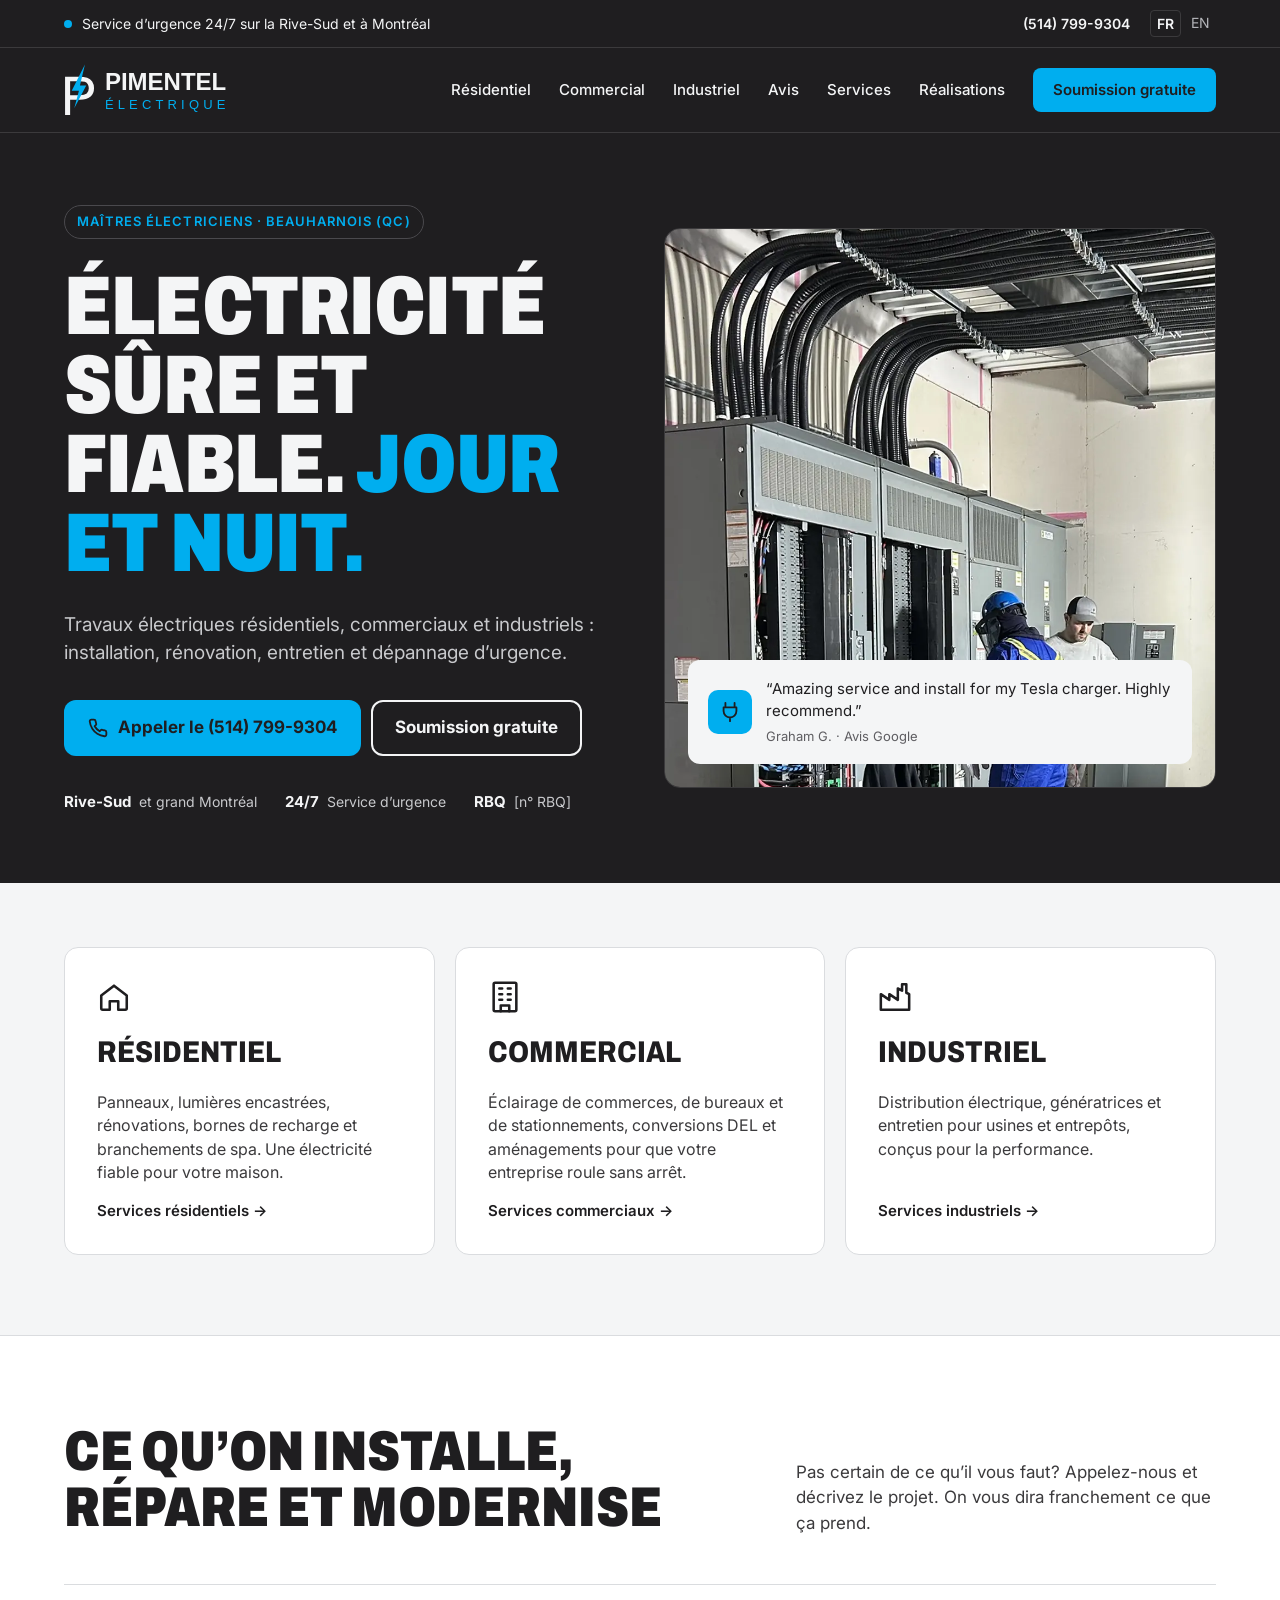
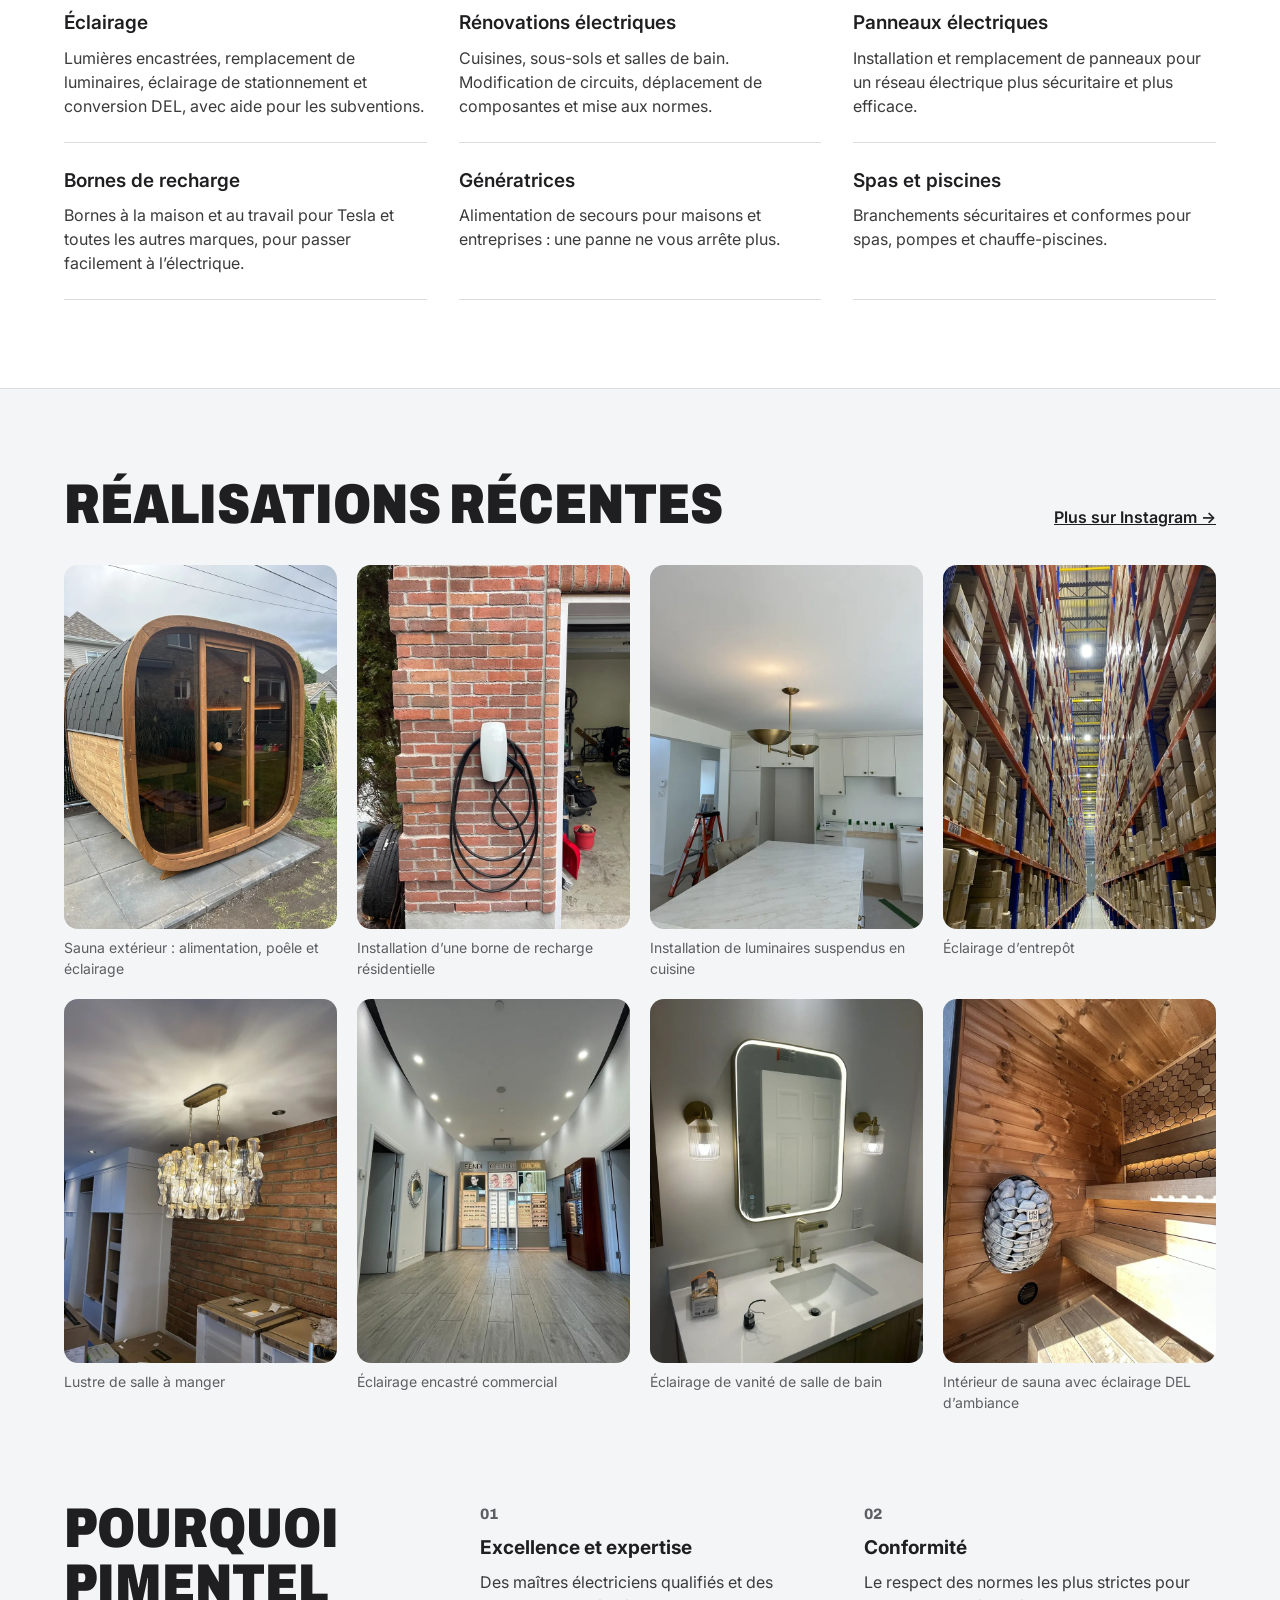
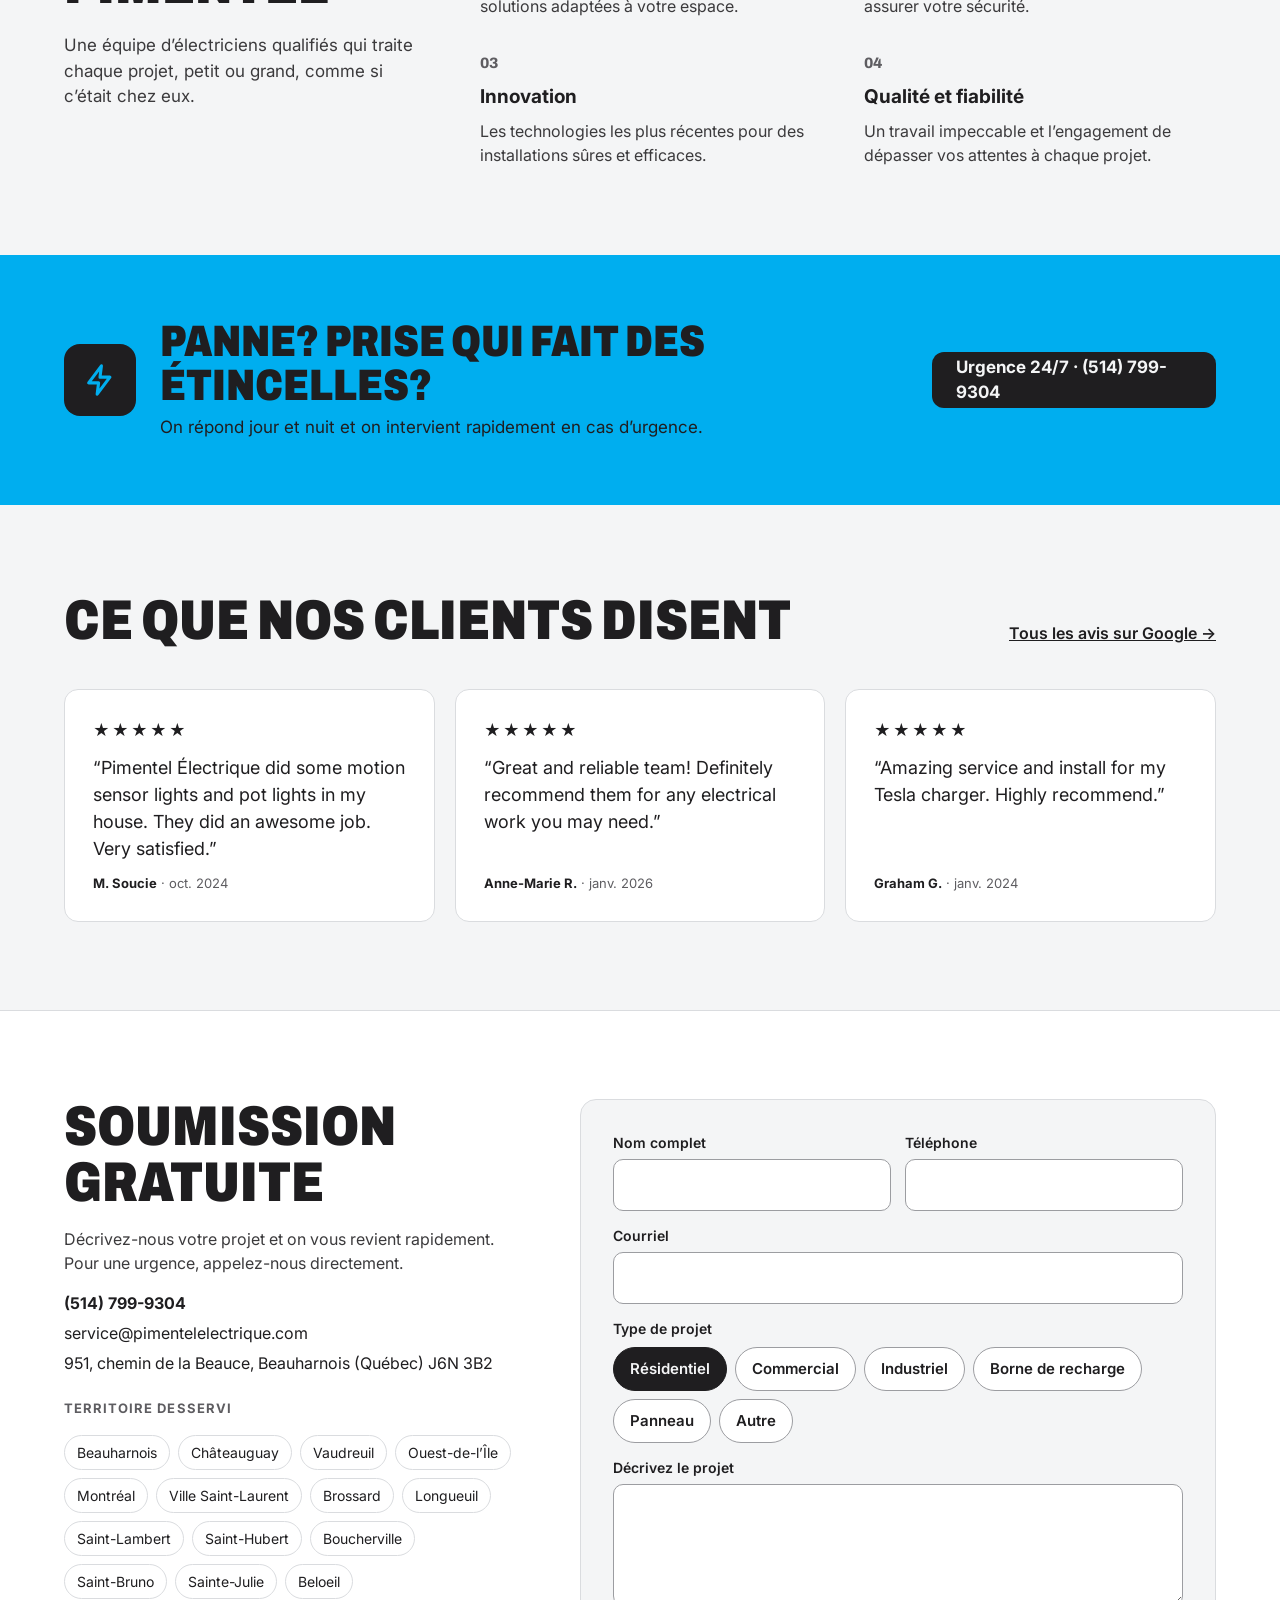
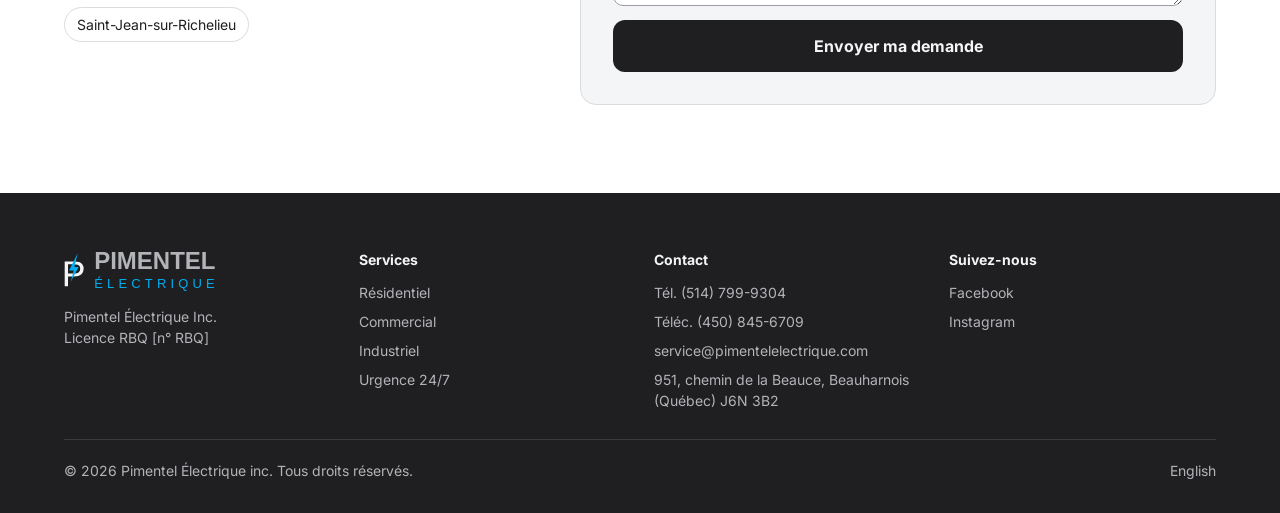
<file: index.html>
<!doctype html>
<html lang="fr-CA">
<head>
<meta charset="utf-8">
<meta name="viewport" content="width=device-width, initial-scale=1, viewport-fit=cover">
<title>Pimentel Électrique · Électricien à Beauharnois, Rive-Sud et Montréal · 24/7</title>
<meta name="description" content="Électricien résidentiel, commercial et industriel. Éclairage, rénovations, panneaux électriques, bornes de recharge, génératrices, spas et piscines. Service d’urgence 24/7. (514) 799-9304.">
<meta name="theme-color" content="#1F1E20">
<meta name="robots" content="noindex">
<link rel="icon" href="logo-mark.svg" type="image/svg+xml">
<link rel="preconnect" href="https://fonts.googleapis.com">
<link rel="preconnect" href="https://fonts.gstatic.com" crossorigin>
<link href="https://fonts.googleapis.com/css2?family=Archivo:wdth,wght@75..100,500..900&family=Inter:wght@400;500;600;700&display=swap" rel="stylesheet">
<link rel="stylesheet" href="styles.css">
<link rel="alternate" hreflang="fr" href="/">
<link rel="alternate" hreflang="en" href="/en/">
<script type="application/ld+json">
{"@context":"https://schema.org","@type":"Electrician","name":"Pimentel Électrique Inc.","telephone":"+1-514-799-9304","email":"service@pimentelelectrique.com","url":"https://pimentelelectrique.com","address":{"@type":"PostalAddress","streetAddress":"951 Chemin de la Beauce","addressLocality":"Beauharnois","addressRegion":"QC","postalCode":"J6N 3B2","addressCountry":"CA"},"openingHours":"Mo-Su 00:00-23:59","sameAs":["https://www.facebook.com/pimentelelectrique","https://www.instagram.com/pimentelelectrique/"]}
</script>
</head>
<body>
<a class="skip" href="#main">Aller au contenu</a>

<div class="topbar">
  <div class="wrap topbar__in">
    <span class="topbar__msg"><span class="dot" aria-hidden="true"></span>Service d’urgence 24/7 sur la Rive-Sud et à Montréal</span>
    <span class="topbar__right">
      <a href="tel:+15147999304" class="topbar__tel">(514) 799-9304</a>
      <span class="lang"><a href="/" aria-current="true">FR</a><a href="/en/" lang="en" hreflang="en">EN</a></span>
    </span>
  </div>
</div>

<header class="header" id="top">
  <div class="wrap header__in">
    <a href="#top" class="brand" aria-label="Pimentel Électrique, accueil">
      <svg class="brand__mark" viewBox="2900 1700 2850 4800" aria-hidden="true"><path fill="currentColor" d="M2998.35,2883.89H4313.8q432.82,0,725,80.52,292.26,80.67,462.85,348.74,170.94,268.11,170.8,600,0,533.82-339.05,810.42t-981.15,276.52H3464.91V6409.31H2998.35Zm466.56,1697.79h892.17q449.67,0,640.86-168.32t191.2-485.8q0-211.6-105.8-375.12t-268.15-206.87q-162.3-43.28-467.72-43.28H3464.91Z"/><polygon fill="#00AEEF" points="3846.39 5791.33 4279.16 4174.05 3611.35 4174.05 4831.31 1745.33 4372.42 3687.19 4954.42 3687.19 3846.39 5791.33"/></svg>
      <span class="brand__word">PIMENTEL<span>ÉLECTRIQUE</span></span>
    </a>
    <a href="/en/" class="header__fr" lang="en" hreflang="en">EN</a>
    <button class="menu-btn" type="button" aria-expanded="false" aria-controls="nav" aria-label="Ouvrir le menu">
      <svg class="i-open" width="22" height="22" viewBox="0 0 24 24" fill="none" stroke="currentColor" stroke-width="2" stroke-linecap="round" aria-hidden="true"><path d="M4 7h16M4 12h16M4 17h16"/></svg>
      <svg class="i-close" width="22" height="22" viewBox="0 0 24 24" fill="none" stroke="currentColor" stroke-width="2" stroke-linecap="round" aria-hidden="true"><path d="M6 6l12 12M18 6L6 18"/></svg>
    </button>
    <nav class="nav" id="nav" aria-label="Principal">
      <a href="#residential">Résidentiel</a>
      <a href="#commercial">Commercial</a>
      <a href="#industrial">Industriel</a>
      <a href="#reviews">Avis</a>
      <a href="#services">Services</a>
      <a href="#work">Réalisations</a>
      <a href="#quote" class="btn btn--accent nav__cta">Soumission gratuite</a>
    </nav>
  </div>
</header>

<main id="main">
<section class="hero">
  <div class="wrap hero__in">
    <div class="hero__copy">
      <span class="eyebrow"><span class="eyebrow__long">Maîtres électriciens · Beauharnois (QC)</span><span class="eyebrow__short"><span class="dot" aria-hidden="true"></span>Ouvert 24/7 · Rive-Sud et Montréal</span></span>
      <h1>Électricité sûre et fiable. <span class="hl">Jour et nuit.</span></h1>
      <p class="lead">Travaux électriques résidentiels, commerciaux et industriels : installation, rénovation, entretien et dépannage d’urgence.</p>
      <div class="hero__ctas">
        <a href="tel:+15147999304" class="btn btn--accent btn--lg"><svg width="20" height="20" viewBox="0 0 24 24" fill="none" stroke="currentColor" stroke-width="2.2" stroke-linecap="round" stroke-linejoin="round" aria-hidden="true"><path d="M22 16.9v3a2 2 0 0 1-2.2 2 19.8 19.8 0 0 1-8.6-3.1 19.5 19.5 0 0 1-6-6A19.8 19.8 0 0 1 2.1 4.2 2 2 0 0 1 4.1 2h3a2 2 0 0 1 2 1.7c.1 1 .4 1.9.7 2.8a2 2 0 0 1-.5 2.1L8 9.9a16 16 0 0 0 6 6l1.3-1.3a2 2 0 0 1 2.1-.4c.9.3 1.8.6 2.8.7a2 2 0 0 1 1.7 2z"/></svg>Appeler le (514) 799-9304</a>
        <a href="#quote" class="btn btn--ghost btn--lg">Soumission gratuite</a>
      </div>
      <ul class="trust">
        <li><strong>Rive-Sud</strong><span>et grand Montréal</span></li>
        <li><strong>24/7</strong><span>Service d’urgence</span></li>
        <li><strong>RBQ</strong><span>[n° RBQ]</span></li>
      </ul>
    </div>
    <div class="hero__media">
      <img class="hero__img" src="img/hero-switchgear.webp" width="1000" height="1333" alt="Électriciens de Pimentel au travail sur un appareillage de commutation commercial" fetchpriority="high">
      <figure class="hero__quote">
        <span class="hero__quote-icon" aria-hidden="true"><svg width="22" height="22" viewBox="0 0 24 24" fill="none" stroke="currentColor" stroke-width="2" stroke-linecap="round" stroke-linejoin="round"><path d="M7 2v5M17 2v5M5 7h14v4a7 7 0 0 1-14 0zM12 18v4"/></svg></span>
        <div><blockquote>“Amazing service and install for my Tesla charger. Highly recommend.”</blockquote><figcaption>Graham G. · Avis Google</figcaption></div>
      </figure>
    </div>
  </div>
</section>

<section class="sectors" aria-labelledby="sectors-h">
  <div class="wrap">
    <h2 id="sectors-h" class="h2 sectors__h">Nos clientèles</h2>
    <div class="cards">
      <a id="residential" href="#quote" class="card">
        <svg width="34" height="34" viewBox="0 0 24 24" fill="none" stroke="currentColor" stroke-width="1.8" stroke-linecap="round" stroke-linejoin="round" aria-hidden="true"><path d="M3 11l9-7 9 7v9a1 1 0 0 1-1 1h-5v-6H9v6H4a1 1 0 0 1-1-1z"/></svg>
        <h3>Résidentiel</h3><p>Panneaux, lumières encastrées, rénovations, bornes de recharge et branchements de spa. Une électricité fiable pour votre maison.</p><span class="more">Services résidentiels →</span>
      </a>
      <a id="commercial" href="#quote" class="card">
        <svg width="34" height="34" viewBox="0 0 24 24" fill="none" stroke="currentColor" stroke-width="1.8" stroke-linecap="round" stroke-linejoin="round" aria-hidden="true"><rect x="4" y="2" width="16" height="20" rx="1"/><path d="M9 22v-4h6v4M8 6h2M14 6h2M8 10h2M14 10h2M8 14h2M14 14h2"/></svg>
        <h3>Commercial</h3><p>Éclairage de commerces, de bureaux et de stationnements, conversions DEL et aménagements pour que votre entreprise roule sans arrêt.</p><span class="more">Services commerciaux →</span>
      </a>
      <a id="industrial" href="#quote" class="card">
        <svg width="34" height="34" viewBox="0 0 24 24" fill="none" stroke="currentColor" stroke-width="1.8" stroke-linecap="round" stroke-linejoin="round" aria-hidden="true"><path d="M2 21V10l6 4V10l6 4V6l3 1.5V3h3v6l2 1v11z"/></svg>
        <h3>Industriel</h3><p>Distribution électrique, génératrices et entretien pour usines et entrepôts, conçus pour la performance.</p><span class="more">Services industriels →</span>
      </a>
    </div>
  </div>
</section>

<section class="services" id="services" aria-labelledby="services-h">
  <div class="wrap">
    <div class="services__head">
      <h2 id="services-h" class="h2">Ce qu’on installe, répare et modernise</h2>
      <p>Pas certain de ce qu’il vous faut? Appelez-nous et décrivez le projet. On vous dira franchement ce que ça prend.</p>
    </div>
    <div class="svc">
      <details open><summary>Éclairage</summary><p>Lumières encastrées, remplacement de luminaires, éclairage de stationnement et conversion DEL, avec aide pour les subventions.</p></details>
      <details><summary>Rénovations électriques</summary><p>Cuisines, sous-sols et salles de bain. Modification de circuits, déplacement de composantes et mise aux normes.</p></details>
      <details><summary>Panneaux électriques</summary><p>Installation et remplacement de panneaux pour un réseau électrique plus sécuritaire et plus efficace.</p></details>
      <details><summary>Bornes de recharge</summary><p>Bornes à la maison et au travail pour Tesla et toutes les autres marques, pour passer facilement à l’électrique.</p></details>
      <details><summary>Génératrices</summary><p>Alimentation de secours pour maisons et entreprises : une panne ne vous arrête plus.</p></details>
      <details><summary>Spas et piscines</summary><p>Branchements sécuritaires et conformes pour spas, pompes et chauffe-piscines.</p></details>
    </div>
  </div>
</section>

<section class="work" id="work" aria-labelledby="work-h">
  <div class="wrap">
    <div class="work__head">
      <h2 id="work-h" class="h2">Réalisations récentes</h2>
      <a href="https://www.instagram.com/pimentelelectrique/" class="link">Plus sur Instagram →</a>
    </div>
    <div class="gallery">
      <figure><img src="img/sauna-outdoor.webp" width="800" height="1067" loading="lazy" alt="Sauna extérieur : alimentation, poêle et éclairage"><figcaption>Sauna extérieur : alimentation, poêle et éclairage</figcaption></figure>
      <figure><img src="img/ev-charger.webp" width="800" height="1067" loading="lazy" alt="Installation d’une borne de recharge résidentielle"><figcaption>Installation d’une borne de recharge résidentielle</figcaption></figure>
      <figure><img src="img/kitchen-pendant.webp" width="800" height="1067" loading="lazy" alt="Installation de luminaires suspendus en cuisine"><figcaption>Installation de luminaires suspendus en cuisine</figcaption></figure>
      <figure><img src="img/warehouse-lighting.webp" width="800" height="1067" loading="lazy" alt="Éclairage d’entrepôt"><figcaption>Éclairage d’entrepôt</figcaption></figure>
      <figure><img src="img/dining-chandelier.webp" width="800" height="1067" loading="lazy" alt="Lustre de salle à manger"><figcaption>Lustre de salle à manger</figcaption></figure>
      <figure><img src="img/eyewear-store.webp" width="800" height="1067" loading="lazy" alt="Éclairage encastré commercial"><figcaption>Éclairage encastré commercial</figcaption></figure>
      <figure><img src="img/bathroom-vanity.webp" width="800" height="1067" loading="lazy" alt="Éclairage de vanité de salle de bain"><figcaption>Éclairage de vanité de salle de bain</figcaption></figure>
      <figure><img src="img/sauna-interior.webp" width="800" height="1067" loading="lazy" alt="Intérieur de sauna avec éclairage DEL d’ambiance"><figcaption>Intérieur de sauna avec éclairage DEL d’ambiance</figcaption></figure>
    </div>
  </div>
</section>

<section class="why" aria-labelledby="why-h">
  <div class="wrap why__in">
    <div class="why__intro">
      <h2 id="why-h" class="h2">Pourquoi Pimentel</h2>
      <p>Une équipe d’électriciens qualifiés qui traite chaque projet, petit ou grand, comme si c’était chez eux.</p>
    </div>
    <ol class="why__list">
      <li><span>01</span><h3>Excellence et expertise</h3><p>Des maîtres électriciens qualifiés et des solutions adaptées à votre espace.</p></li>
      <li><span>02</span><h3>Conformité</h3><p>Le respect des normes les plus strictes pour assurer votre sécurité.</p></li>
      <li><span>03</span><h3>Innovation</h3><p>Les technologies les plus récentes pour des installations sûres et efficaces.</p></li>
      <li><span>04</span><h3>Qualité et fiabilité</h3><p>Un travail impeccable et l’engagement de dépasser vos attentes à chaque projet.</p></li>
    </ol>
  </div>
</section>

<section class="sos" aria-labelledby="sos-h">
  <div class="wrap sos__in">
    <div class="sos__copy">
      <span class="sos__icon" aria-hidden="true"><svg width="34" height="34" viewBox="0 0 24 24" fill="none" stroke="#00AEEF" stroke-width="2.2" stroke-linejoin="round"><path d="M13 2 4 14h7l-1 8 9-12h-7z"/></svg></span>
      <div><h2 id="sos-h">Panne? Prise qui fait des étincelles?</h2><p>On répond jour et nuit et on intervient rapidement en cas d’urgence.</p></div>
    </div>
    <a href="tel:+15147999304" class="btn btn--dark btn--lg">Urgence 24/7 · (514) 799-9304</a>
  </div>
</section>

<section class="reviews" id="reviews" aria-labelledby="reviews-h">
  <div class="wrap">
    <div class="reviews__head">
      <h2 id="reviews-h" class="h2">Ce que nos clients disent</h2>
      <a href="https://www.google.com/search?q=Pimentel+%C3%89lectrique+Beauharnois" class="link">Tous les avis sur Google →</a>
    </div>
    <div class="rv">
      <figure><div class="stars" role="img" aria-label="5 étoiles sur 5">★★★★★</div><blockquote>“Pimentel Électrique did some motion sensor lights and pot lights in my house. They did an awesome job. Very satisfied.”</blockquote><figcaption><strong>M. Soucie</strong> · oct. 2024</figcaption></figure>
      <figure><div class="stars" role="img" aria-label="5 étoiles sur 5">★★★★★</div><blockquote>“Great and reliable team! Definitely recommend them for any electrical work you may need.”</blockquote><figcaption><strong>Anne-Marie R.</strong> · janv. 2026</figcaption></figure>
      <figure><div class="stars" role="img" aria-label="5 étoiles sur 5">★★★★★</div><blockquote>“Amazing service and install for my Tesla charger. Highly recommend.”</blockquote><figcaption><strong>Graham G.</strong> · janv. 2024</figcaption></figure>
    </div>
  </div>
</section>

<section class="quote" id="quote" aria-labelledby="quote-h">
  <div class="wrap quote__in">
    <div class="quote__info">
      <h2 id="quote-h" class="h2">Soumission gratuite</h2>
      <p>Décrivez-nous votre projet et on vous revient rapidement. Pour une urgence, appelez-nous directement.</p>
      <ul class="contact">
        <li><a href="tel:+15147999304"><strong>(514) 799-9304</strong></a></li>
        <li><a href="mailto:service@pimentelelectrique.com">service@pimentelelectrique.com</a></li>
        <li>951, chemin de la Beauce, Beauharnois (Québec) J6N 3B2</li>
      </ul>
      <h3 class="label">Territoire desservi</h3>
      <ul class="areas">
        <li>Beauharnois</li><li>Châteauguay</li><li>Vaudreuil</li><li>Ouest-de-l’Île</li><li>Montréal</li><li>Ville Saint-Laurent</li><li>Brossard</li><li>Longueuil</li><li>Saint-Lambert</li><li>Saint-Hubert</li><li>Boucherville</li><li>Saint-Bruno</li><li>Sainte-Julie</li><li>Beloeil</li><li>Saint-Jean-sur-Richelieu</li>
      </ul>
    </div>
    <form class="form" id="quote-form" action="#" method="post" novalidate>
      <div class="form__row">
        <label>Nom complet<input type="text" name="name" autocomplete="name" required></label>
        <label>Téléphone<input type="tel" name="phone" autocomplete="tel" inputmode="tel" required></label>
      </div>
      <label>Courriel<input type="email" name="email" autocomplete="email"></label>
      <fieldset>
        <legend>Type de projet</legend>
        <div class="chips">
          <label><input type="radio" name="type" value="Résidentiel" checked><span>Résidentiel</span></label>
          <label><input type="radio" name="type" value="Commercial"><span>Commercial</span></label>
          <label><input type="radio" name="type" value="Industriel"><span>Industriel</span></label>
          <label><input type="radio" name="type" value="Borne de recharge"><span>Borne de recharge</span></label>
          <label><input type="radio" name="type" value="Panneau"><span>Panneau</span></label>
          <label><input type="radio" name="type" value="Autre"><span>Autre</span></label>
        </div>
      </fieldset>
      <label>Décrivez le projet<textarea name="message" rows="4"></textarea></label>
      <button type="submit" class="btn btn--dark btn--block">Envoyer ma demande</button>
      <p class="form__note" role="status" hidden>Site de test : le formulaire n’est pas encore branché. Appelez-nous au (514) 799-9304.</p>
    </form>
  </div>
</section>
</main>

<footer class="footer">
  <div class="wrap">
    <div class="footer__grid">
      <div>
        <a href="#top" class="brand brand--sm" aria-label="Pimentel Électrique, accueil">
          <svg class="brand__mark" viewBox="2900 1700 2850 4800" aria-hidden="true"><path fill="currentColor" d="M2998.35,2883.89H4313.8q432.82,0,725,80.52,292.26,80.67,462.85,348.74,170.94,268.11,170.8,600,0,533.82-339.05,810.42t-981.15,276.52H3464.91V6409.31H2998.35Zm466.56,1697.79h892.17q449.67,0,640.86-168.32t191.2-485.8q0-211.6-105.8-375.12t-268.15-206.87q-162.3-43.28-467.72-43.28H3464.91Z"/><polygon fill="#00AEEF" points="3846.39 5791.33 4279.16 4174.05 3611.35 4174.05 4831.31 1745.33 4372.42 3687.19 4954.42 3687.19 3846.39 5791.33"/></svg>
          <span class="brand__word">PIMENTEL<span>ÉLECTRIQUE</span></span>
        </a>
        <p>Pimentel Électrique Inc.<br>Licence RBQ [n° RBQ]</p>
      </div>
      <div><h3>Services</h3><a href="#residential">Résidentiel</a><a href="#commercial">Commercial</a><a href="#industrial">Industriel</a><a href="tel:+15147999304">Urgence 24/7</a></div>
      <div><h3>Contact</h3><a href="tel:+15147999304">Tél. (514) 799-9304</a><span>Téléc. (450) 845-6709</span><a href="mailto:service@pimentelelectrique.com">service@pimentelelectrique.com</a><span>951, chemin de la Beauce, Beauharnois (Québec) J6N 3B2</span></div>
      <div><h3>Suivez-nous</h3><a href="https://www.facebook.com/pimentelelectrique">Facebook</a><a href="https://www.instagram.com/pimentelelectrique/">Instagram</a></div>
    </div>
    <div class="footer__bottom"><span>© 2026 Pimentel Électrique inc. Tous droits réservés.</span><a href="/en/" lang="en" hreflang="en">English</a></div>
  </div>
</footer>

<div class="actionbar" aria-label="Actions rapides">
  <a href="tel:+15147999304" class="btn btn--accent">Appeler</a>
  <a href="#quote" class="btn btn--ghost">Soumission</a>
</div>

<script>
  var btn = document.querySelector('.menu-btn'), header = document.querySelector('.header');
  btn.addEventListener('click', function () {
    var open = header.classList.toggle('is-open');
    btn.setAttribute('aria-expanded', open);
    btn.setAttribute('aria-label', open ? 'Fermer le menu' : 'Ouvrir le menu');
  });
  document.querySelectorAll('.nav a').forEach(function (a) {
    a.addEventListener('click', function () { header.classList.remove('is-open'); btn.setAttribute('aria-expanded', false); });
  });
  if (window.matchMedia('(min-width: 900px)').matches) document.querySelectorAll('.svc details').forEach(function (d) { d.open = true; });
  document.getElementById('quote-form').addEventListener('submit', function (e) {
    e.preventDefault();
    this.querySelector('.form__note').hidden = false;
  });
</script>
</body>
</html>
</file>
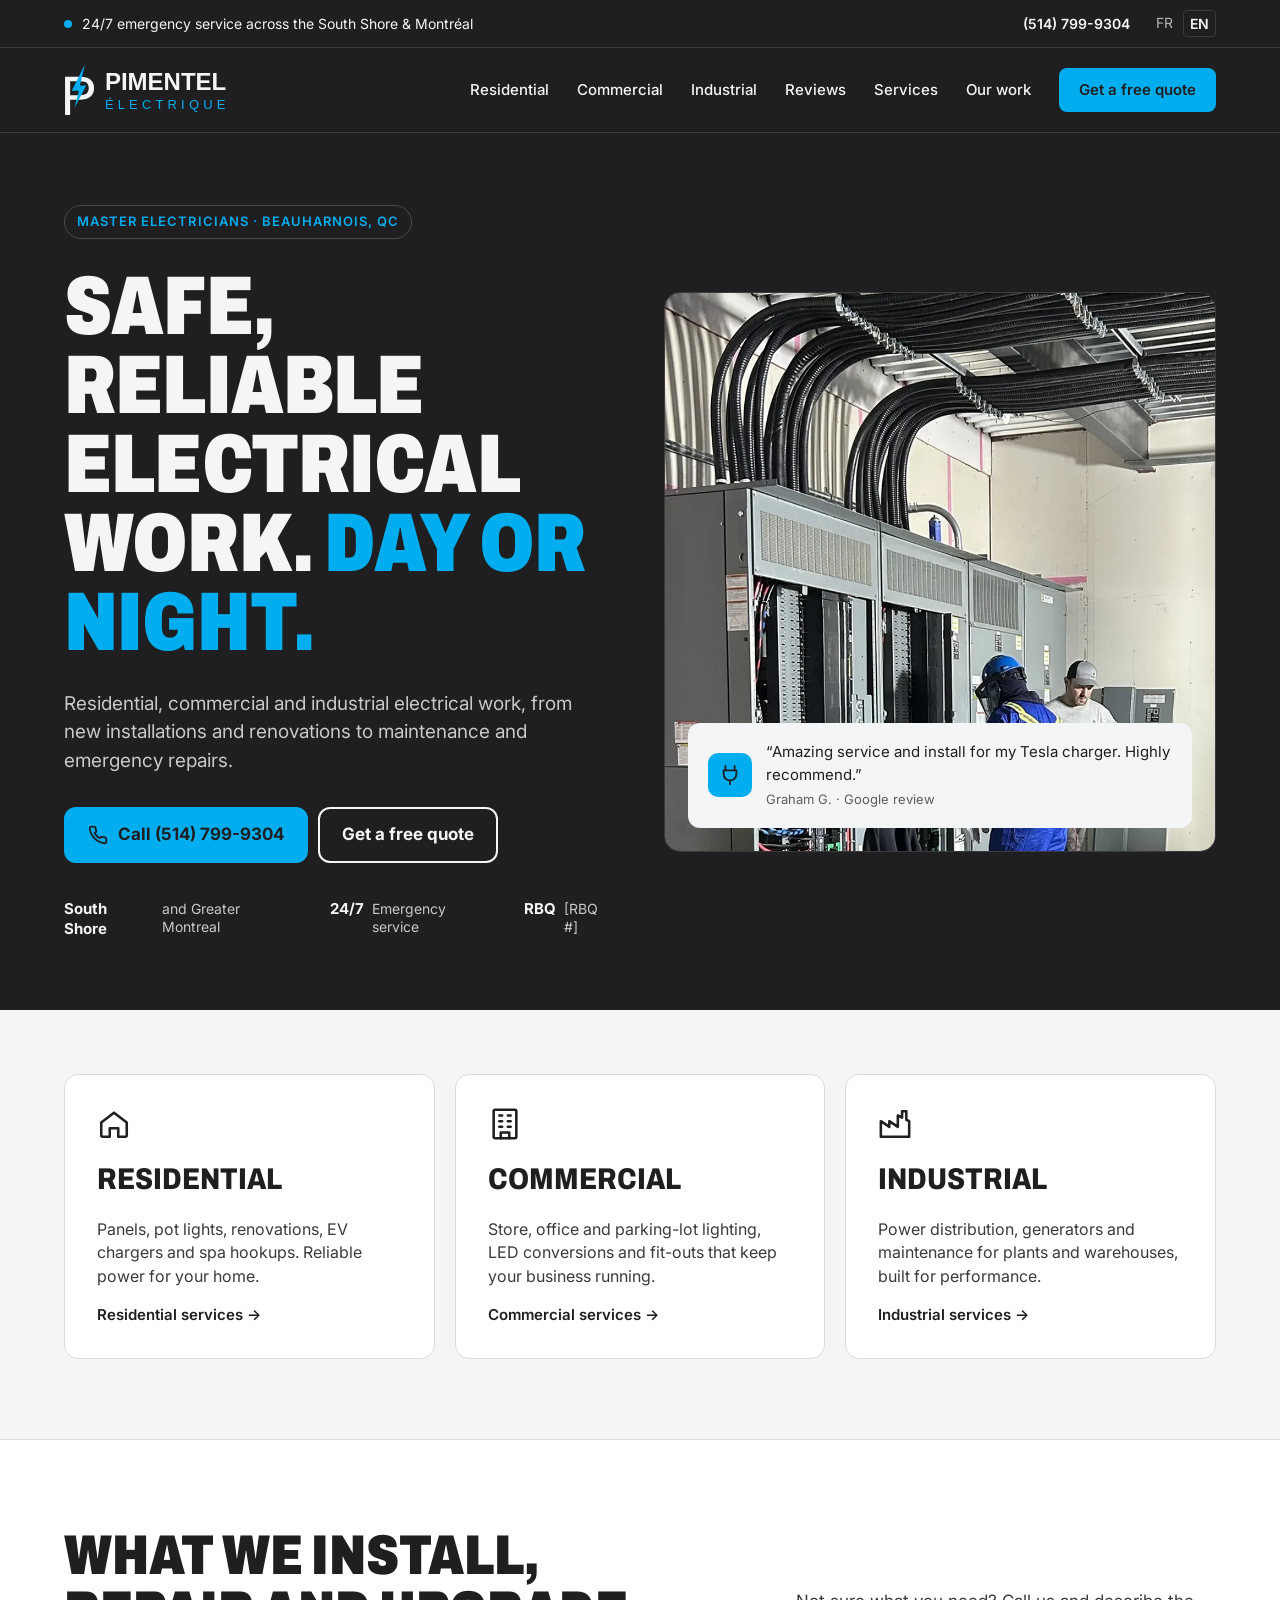
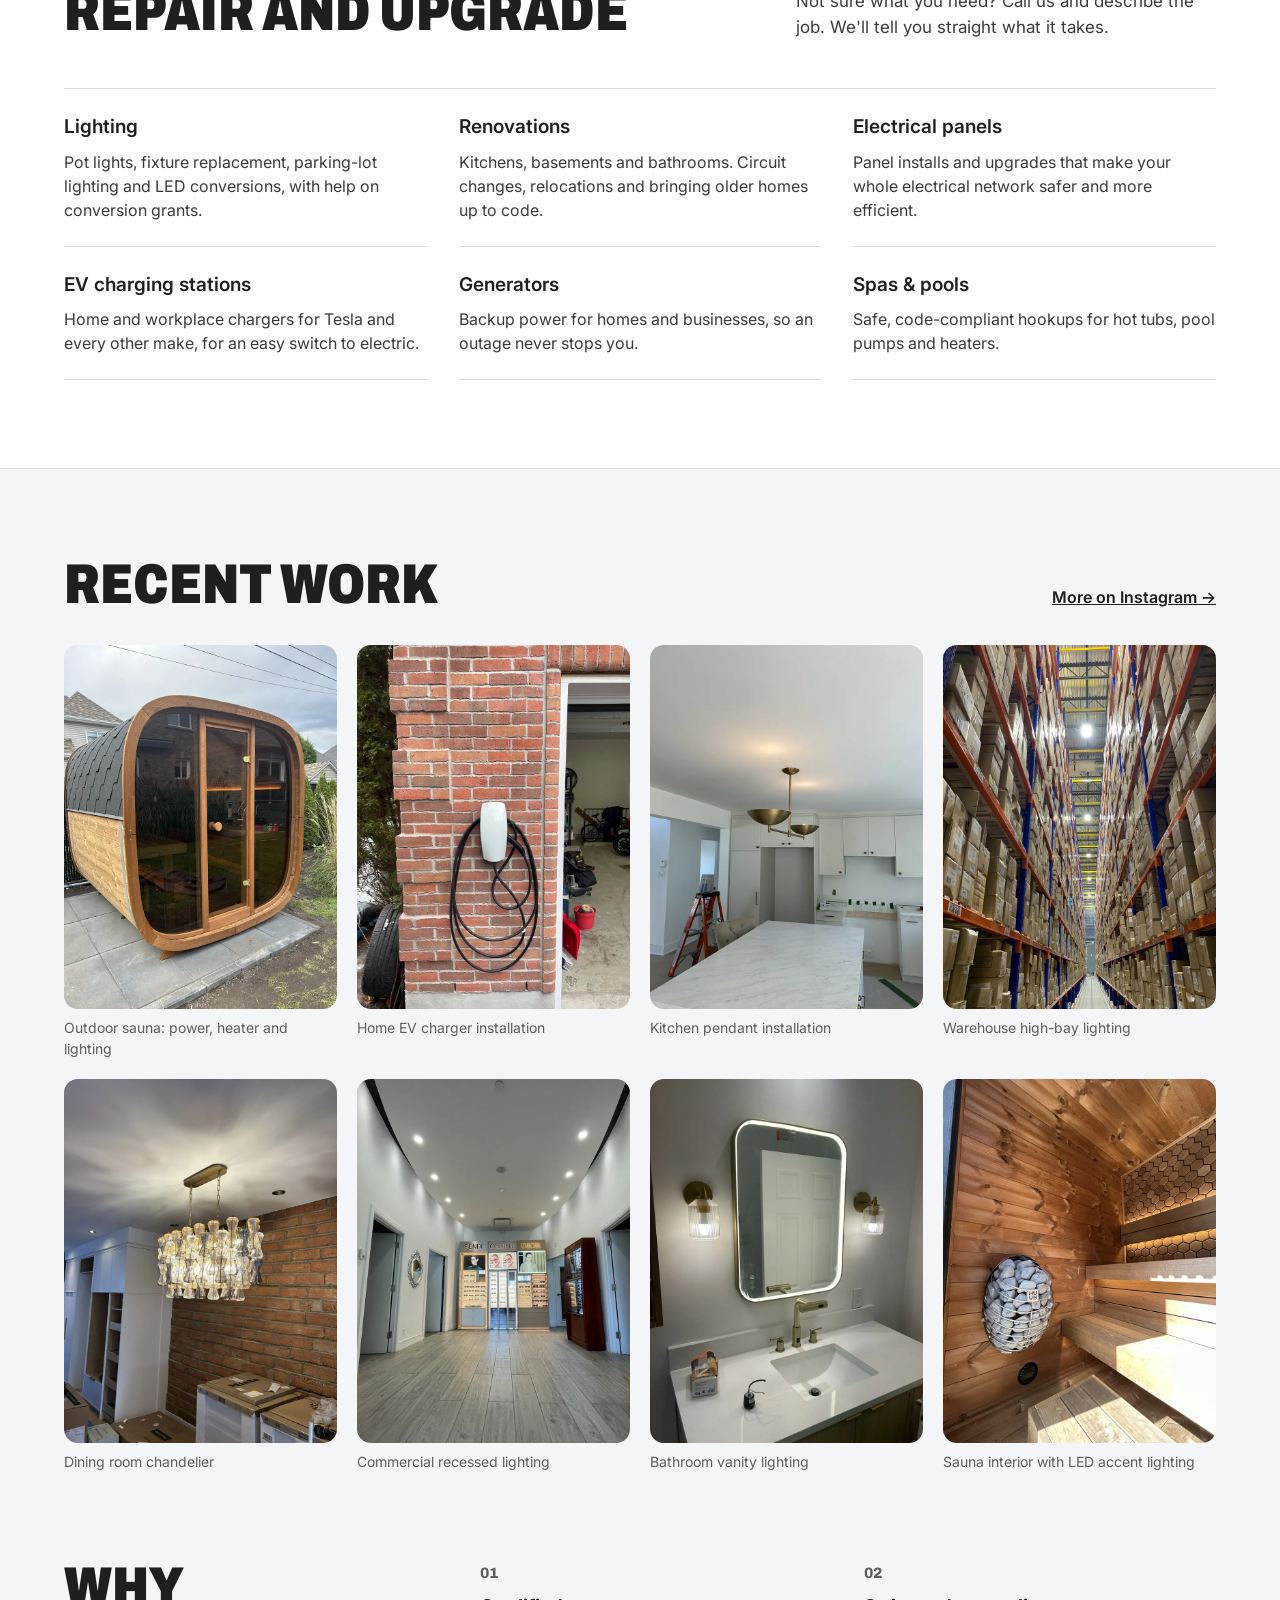
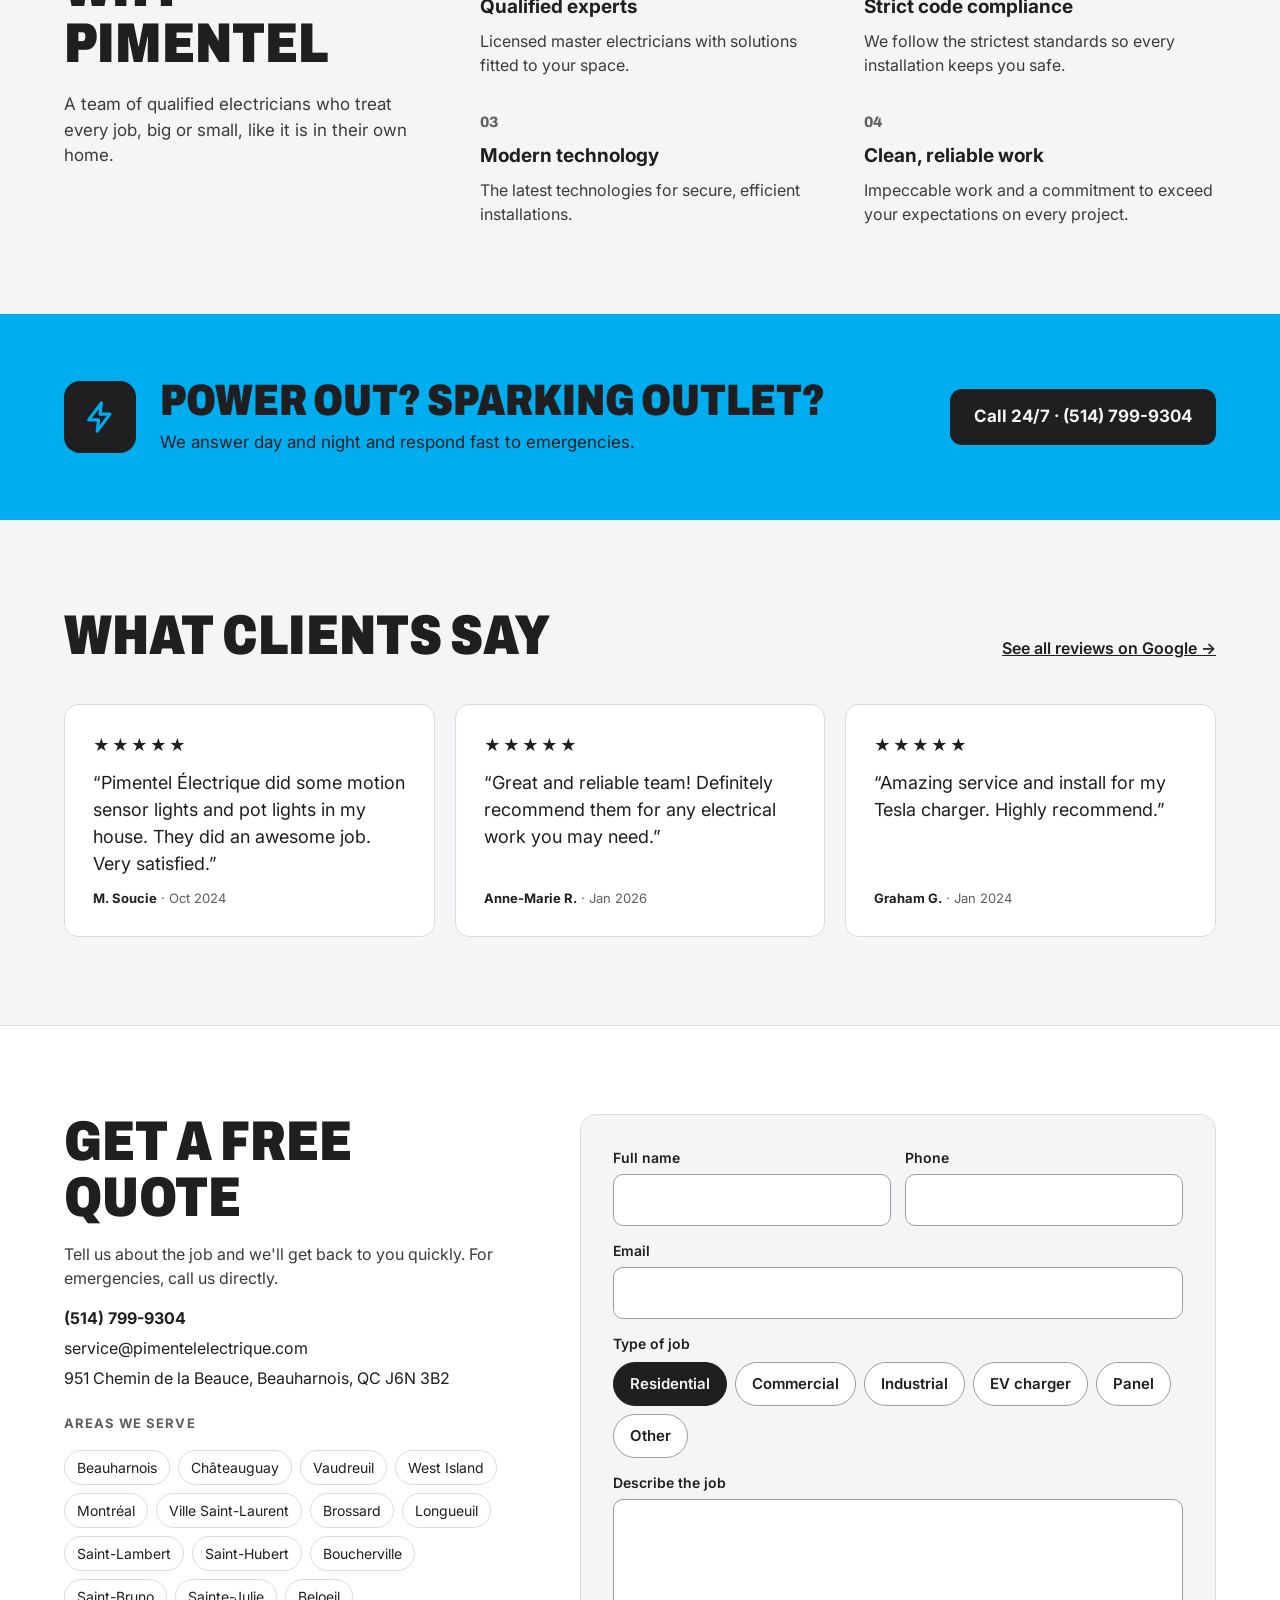
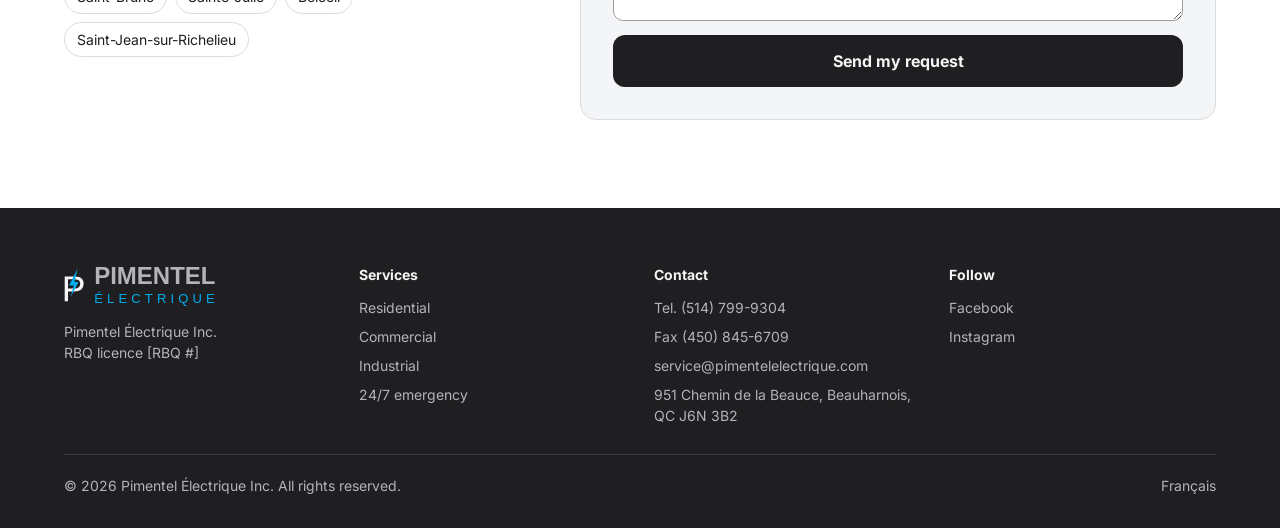
<file: en/index.html>
<!doctype html>
<html lang="en">
<head>
<meta charset="utf-8">
<meta name="viewport" content="width=device-width, initial-scale=1, viewport-fit=cover">
<title>Pimentel Électrique · Electricians in Beauharnois, South Shore &amp; Montréal · 24/7</title>
<meta name="description" content="Residential, commercial and industrial electricians. Lighting, renovations, panels, EV chargers, generators, spas and pools. 24/7 emergency service. (514) 799-9304.">
<meta name="theme-color" content="#1F1E20">
<meta name="robots" content="noindex">
<link rel="icon" href="../logo-mark.svg" type="image/svg+xml">
<link rel="preconnect" href="https://fonts.googleapis.com">
<link rel="preconnect" href="https://fonts.gstatic.com" crossorigin>
<link href="https://fonts.googleapis.com/css2?family=Archivo:wdth,wght@75..100,500..900&family=Inter:wght@400;500;600;700&display=swap" rel="stylesheet">
<link rel="stylesheet" href="../styles.css">
<link rel="alternate" hreflang="fr" href="/">
<link rel="alternate" hreflang="en" href="/en/">
<script type="application/ld+json">
{"@context":"https://schema.org","@type":"Electrician","name":"Pimentel Électrique Inc.","telephone":"+1-514-799-9304","email":"service@pimentelelectrique.com","url":"https://pimentelelectrique.com","address":{"@type":"PostalAddress","streetAddress":"951 Chemin de la Beauce","addressLocality":"Beauharnois","addressRegion":"QC","postalCode":"J6N 3B2","addressCountry":"CA"},"openingHours":"Mo-Su 00:00-23:59","sameAs":["https://www.facebook.com/pimentelelectrique","https://www.instagram.com/pimentelelectrique/"]}
</script>
</head>
<body>
<a class="skip" href="#main">Skip to content</a>

<div class="topbar">
  <div class="wrap topbar__in">
    <span class="topbar__msg"><span class="dot" aria-hidden="true"></span>24/7 emergency service across the South Shore &amp; Montréal</span>
    <span class="topbar__right">
      <a href="tel:+15147999304" class="topbar__tel">(514) 799-9304</a>
      <span class="lang"><a href="/" lang="fr" hreflang="fr">FR</a><a href="/en/" aria-current="true">EN</a></span>
    </span>
  </div>
</div>

<header class="header" id="top">
  <div class="wrap header__in">
    <a href="#top" class="brand" aria-label="Pimentel Électrique home">
      <svg class="brand__mark" viewBox="2900 1700 2850 4800" aria-hidden="true"><path fill="currentColor" d="M2998.35,2883.89H4313.8q432.82,0,725,80.52,292.26,80.67,462.85,348.74,170.94,268.11,170.8,600,0,533.82-339.05,810.42t-981.15,276.52H3464.91V6409.31H2998.35Zm466.56,1697.79h892.17q449.67,0,640.86-168.32t191.2-485.8q0-211.6-105.8-375.12t-268.15-206.87q-162.3-43.28-467.72-43.28H3464.91Z"/><polygon fill="#00AEEF" points="3846.39 5791.33 4279.16 4174.05 3611.35 4174.05 4831.31 1745.33 4372.42 3687.19 4954.42 3687.19 3846.39 5791.33"/></svg>
      <span class="brand__word">PIMENTEL<span>ÉLECTRIQUE</span></span>
    </a>
    <a href="/" class="header__fr" lang="fr" hreflang="fr">FR</a>
    <button class="menu-btn" type="button" aria-expanded="false" aria-controls="nav" aria-label="Open menu">
      <svg class="i-open" width="22" height="22" viewBox="0 0 24 24" fill="none" stroke="currentColor" stroke-width="2" stroke-linecap="round" aria-hidden="true"><path d="M4 7h16M4 12h16M4 17h16"/></svg>
      <svg class="i-close" width="22" height="22" viewBox="0 0 24 24" fill="none" stroke="currentColor" stroke-width="2" stroke-linecap="round" aria-hidden="true"><path d="M6 6l12 12M18 6L6 18"/></svg>
    </button>
    <nav class="nav" id="nav" aria-label="Main">
      <a href="#residential">Residential</a>
      <a href="#commercial">Commercial</a>
      <a href="#industrial">Industrial</a>
      <a href="#reviews">Reviews</a>
      <a href="#services">Services</a>
      <a href="#work">Our work</a>
      <a href="#quote" class="btn btn--accent nav__cta">Get a free quote</a>
    </nav>
  </div>
</header>

<main id="main">
<section class="hero">
  <div class="wrap hero__in">
    <div class="hero__copy">
      <span class="eyebrow"><span class="eyebrow__long">Master electricians · Beauharnois, QC</span><span class="eyebrow__short"><span class="dot" aria-hidden="true"></span>Open 24/7 · South Shore &amp; Montréal</span></span>
      <h1>Safe, reliable electrical work. <span class="hl">Day or night.</span></h1>
      <p class="lead">Residential, commercial and industrial electrical work, from new installations and renovations to maintenance and emergency repairs.</p>
      <div class="hero__ctas">
        <a href="tel:+15147999304" class="btn btn--accent btn--lg"><svg width="20" height="20" viewBox="0 0 24 24" fill="none" stroke="currentColor" stroke-width="2.2" stroke-linecap="round" stroke-linejoin="round" aria-hidden="true"><path d="M22 16.9v3a2 2 0 0 1-2.2 2 19.8 19.8 0 0 1-8.6-3.1 19.5 19.5 0 0 1-6-6A19.8 19.8 0 0 1 2.1 4.2 2 2 0 0 1 4.1 2h3a2 2 0 0 1 2 1.7c.1 1 .4 1.9.7 2.8a2 2 0 0 1-.5 2.1L8 9.9a16 16 0 0 0 6 6l1.3-1.3a2 2 0 0 1 2.1-.4c.9.3 1.8.6 2.8.7a2 2 0 0 1 1.7 2z"/></svg>Call (514) 799-9304</a>
        <a href="#quote" class="btn btn--ghost btn--lg">Get a free quote</a>
      </div>
      <ul class="trust">
        <li><strong>South Shore</strong><span>and Greater Montreal</span></li>
        <li><strong>24/7</strong><span>Emergency service</span></li>
        <li><strong>RBQ</strong><span>[RBQ #]</span></li>
      </ul>
    </div>
    <div class="hero__media">
      <img class="hero__img" src="../img/hero-switchgear.webp" width="1000" height="1333" alt="Pimentel electricians working on a commercial switchgear installation" fetchpriority="high">
      <figure class="hero__quote">
        <span class="hero__quote-icon" aria-hidden="true"><svg width="22" height="22" viewBox="0 0 24 24" fill="none" stroke="currentColor" stroke-width="2" stroke-linecap="round" stroke-linejoin="round"><path d="M7 2v5M17 2v5M5 7h14v4a7 7 0 0 1-14 0zM12 18v4"/></svg></span>
        <div><blockquote>“Amazing service and install for my Tesla charger. Highly recommend.”</blockquote><figcaption>Graham G. · Google review</figcaption></div>
      </figure>
    </div>
  </div>
</section>

<section class="sectors" aria-labelledby="sectors-h">
  <div class="wrap">
    <h2 id="sectors-h" class="h2 sectors__h">Who we work for</h2>
    <div class="cards">
      <a id="residential" href="#quote" class="card">
        <svg width="34" height="34" viewBox="0 0 24 24" fill="none" stroke="currentColor" stroke-width="1.8" stroke-linecap="round" stroke-linejoin="round" aria-hidden="true"><path d="M3 11l9-7 9 7v9a1 1 0 0 1-1 1h-5v-6H9v6H4a1 1 0 0 1-1-1z"/></svg>
        <h3>Residential</h3><p>Panels, pot lights, renovations, EV chargers and spa hookups. Reliable power for your home.</p><span class="more">Residential services →</span>
      </a>
      <a id="commercial" href="#quote" class="card">
        <svg width="34" height="34" viewBox="0 0 24 24" fill="none" stroke="currentColor" stroke-width="1.8" stroke-linecap="round" stroke-linejoin="round" aria-hidden="true"><rect x="4" y="2" width="16" height="20" rx="1"/><path d="M9 22v-4h6v4M8 6h2M14 6h2M8 10h2M14 10h2M8 14h2M14 14h2"/></svg>
        <h3>Commercial</h3><p>Store, office and parking-lot lighting, LED conversions and fit-outs that keep your business running.</p><span class="more">Commercial services →</span>
      </a>
      <a id="industrial" href="#quote" class="card">
        <svg width="34" height="34" viewBox="0 0 24 24" fill="none" stroke="currentColor" stroke-width="1.8" stroke-linecap="round" stroke-linejoin="round" aria-hidden="true"><path d="M2 21V10l6 4V10l6 4V6l3 1.5V3h3v6l2 1v11z"/></svg>
        <h3>Industrial</h3><p>Power distribution, generators and maintenance for plants and warehouses, built for performance.</p><span class="more">Industrial services →</span>
      </a>
    </div>
  </div>
</section>

<section class="services" id="services" aria-labelledby="services-h">
  <div class="wrap">
    <div class="services__head">
      <h2 id="services-h" class="h2">What we install, repair and upgrade</h2>
      <p>Not sure what you need? Call us and describe the job. We'll tell you straight what it takes.</p>
    </div>
    <div class="svc">
      <details open><summary>Lighting</summary><p>Pot lights, fixture replacement, parking-lot lighting and LED conversions, with help on conversion grants.</p></details>
      <details><summary>Renovations</summary><p>Kitchens, basements and bathrooms. Circuit changes, relocations and bringing older homes up to code.</p></details>
      <details><summary>Electrical panels</summary><p>Panel installs and upgrades that make your whole electrical network safer and more efficient.</p></details>
      <details><summary>EV charging stations</summary><p>Home and workplace chargers for Tesla and every other make, for an easy switch to electric.</p></details>
      <details><summary>Generators</summary><p>Backup power for homes and businesses, so an outage never stops you.</p></details>
      <details><summary>Spas &amp; pools</summary><p>Safe, code-compliant hookups for hot tubs, pool pumps and heaters.</p></details>
    </div>
  </div>
</section>

<section class="work" id="work" aria-labelledby="work-h">
  <div class="wrap">
    <div class="work__head">
      <h2 id="work-h" class="h2">Recent work</h2>
      <a href="https://www.instagram.com/pimentelelectrique/" class="link">More on Instagram →</a>
    </div>
    <div class="gallery">
      <figure><img src="../img/sauna-outdoor.webp" width="800" height="1067" loading="lazy" alt="Outdoor sauna: power, heater and lighting"><figcaption>Outdoor sauna: power, heater and lighting</figcaption></figure>
      <figure><img src="../img/ev-charger.webp" width="800" height="1067" loading="lazy" alt="Home EV charger installation"><figcaption>Home EV charger installation</figcaption></figure>
      <figure><img src="../img/kitchen-pendant.webp" width="800" height="1067" loading="lazy" alt="Kitchen pendant installation"><figcaption>Kitchen pendant installation</figcaption></figure>
      <figure><img src="../img/warehouse-lighting.webp" width="800" height="1067" loading="lazy" alt="Warehouse high-bay lighting"><figcaption>Warehouse high-bay lighting</figcaption></figure>
      <figure><img src="../img/dining-chandelier.webp" width="800" height="1067" loading="lazy" alt="Dining room chandelier"><figcaption>Dining room chandelier</figcaption></figure>
      <figure><img src="../img/eyewear-store.webp" width="800" height="1067" loading="lazy" alt="Commercial recessed lighting"><figcaption>Commercial recessed lighting</figcaption></figure>
      <figure><img src="../img/bathroom-vanity.webp" width="800" height="1067" loading="lazy" alt="Bathroom vanity lighting"><figcaption>Bathroom vanity lighting</figcaption></figure>
      <figure><img src="../img/sauna-interior.webp" width="800" height="1067" loading="lazy" alt="Sauna interior with LED accent lighting"><figcaption>Sauna interior with LED accent lighting</figcaption></figure>
    </div>
  </div>
</section>

<section class="why" aria-labelledby="why-h">
  <div class="wrap why__in">
    <div class="why__intro">
      <h2 id="why-h" class="h2">Why Pimentel</h2>
      <p>A team of qualified electricians who treat every job, big or small, like it is in their own home.</p>
    </div>
    <ol class="why__list">
      <li><span>01</span><h3>Qualified experts</h3><p>Licensed master electricians with solutions fitted to your space.</p></li>
      <li><span>02</span><h3>Strict code compliance</h3><p>We follow the strictest standards so every installation keeps you safe.</p></li>
      <li><span>03</span><h3>Modern technology</h3><p>The latest technologies for secure, efficient installations.</p></li>
      <li><span>04</span><h3>Clean, reliable work</h3><p>Impeccable work and a commitment to exceed your expectations on every project.</p></li>
    </ol>
  </div>
</section>

<section class="sos" aria-labelledby="sos-h">
  <div class="wrap sos__in">
    <div class="sos__copy">
      <span class="sos__icon" aria-hidden="true"><svg width="34" height="34" viewBox="0 0 24 24" fill="none" stroke="#00AEEF" stroke-width="2.2" stroke-linejoin="round"><path d="M13 2 4 14h7l-1 8 9-12h-7z"/></svg></span>
      <div><h2 id="sos-h">Power out? Sparking outlet?</h2><p>We answer day and night and respond fast to emergencies.</p></div>
    </div>
    <a href="tel:+15147999304" class="btn btn--dark btn--lg">Call 24/7 · (514) 799-9304</a>
  </div>
</section>

<section class="reviews" id="reviews" aria-labelledby="reviews-h">
  <div class="wrap">
    <div class="reviews__head">
      <h2 id="reviews-h" class="h2">What clients say</h2>
      <a href="https://www.google.com/search?q=Pimentel+%C3%89lectrique+Beauharnois" class="link">See all reviews on Google →</a>
    </div>
    <div class="rv">
      <figure><div class="stars" role="img" aria-label="5 out of 5 stars">★★★★★</div><blockquote>“Pimentel Électrique did some motion sensor lights and pot lights in my house. They did an awesome job. Very satisfied.”</blockquote><figcaption><strong>M. Soucie</strong> · Oct 2024</figcaption></figure>
      <figure><div class="stars" role="img" aria-label="5 out of 5 stars">★★★★★</div><blockquote>“Great and reliable team! Definitely recommend them for any electrical work you may need.”</blockquote><figcaption><strong>Anne-Marie R.</strong> · Jan 2026</figcaption></figure>
      <figure><div class="stars" role="img" aria-label="5 out of 5 stars">★★★★★</div><blockquote>“Amazing service and install for my Tesla charger. Highly recommend.”</blockquote><figcaption><strong>Graham G.</strong> · Jan 2024</figcaption></figure>
    </div>
  </div>
</section>

<section class="quote" id="quote" aria-labelledby="quote-h">
  <div class="wrap quote__in">
    <div class="quote__info">
      <h2 id="quote-h" class="h2">Get a free quote</h2>
      <p>Tell us about the job and we'll get back to you quickly. For emergencies, call us directly.</p>
      <ul class="contact">
        <li><a href="tel:+15147999304"><strong>(514) 799-9304</strong></a></li>
        <li><a href="mailto:service@pimentelelectrique.com">service@pimentelelectrique.com</a></li>
        <li>951 Chemin de la Beauce, Beauharnois, QC J6N 3B2</li>
      </ul>
      <h3 class="label">Areas we serve</h3>
      <ul class="areas">
        <li>Beauharnois</li><li>Châteauguay</li><li>Vaudreuil</li><li>West Island</li><li>Montréal</li><li>Ville Saint-Laurent</li><li>Brossard</li><li>Longueuil</li><li>Saint-Lambert</li><li>Saint-Hubert</li><li>Boucherville</li><li>Saint-Bruno</li><li>Sainte-Julie</li><li>Beloeil</li><li>Saint-Jean-sur-Richelieu</li>
      </ul>
    </div>
    <form class="form" id="quote-form" action="#" method="post" novalidate>
      <div class="form__row">
        <label>Full name<input type="text" name="name" autocomplete="name" required></label>
        <label>Phone<input type="tel" name="phone" autocomplete="tel" inputmode="tel" required></label>
      </div>
      <label>Email<input type="email" name="email" autocomplete="email"></label>
      <fieldset>
        <legend>Type of job</legend>
        <div class="chips">
          <label><input type="radio" name="type" value="Residential" checked><span>Residential</span></label>
          <label><input type="radio" name="type" value="Commercial"><span>Commercial</span></label>
          <label><input type="radio" name="type" value="Industrial"><span>Industrial</span></label>
          <label><input type="radio" name="type" value="EV charger"><span>EV charger</span></label>
          <label><input type="radio" name="type" value="Panel"><span>Panel</span></label>
          <label><input type="radio" name="type" value="Other"><span>Other</span></label>
        </div>
      </fieldset>
      <label>Describe the job<textarea name="message" rows="4"></textarea></label>
      <button type="submit" class="btn btn--dark btn--block">Send my request</button>
      <p class="form__note" role="status" hidden>Test site: the form isn't connected yet. Please call (514) 799-9304.</p>
    </form>
  </div>
</section>
</main>

<footer class="footer">
  <div class="wrap">
    <div class="footer__grid">
      <div>
        <a href="#top" class="brand brand--sm" aria-label="Pimentel Électrique home">
          <svg class="brand__mark" viewBox="2900 1700 2850 4800" aria-hidden="true"><path fill="currentColor" d="M2998.35,2883.89H4313.8q432.82,0,725,80.52,292.26,80.67,462.85,348.74,170.94,268.11,170.8,600,0,533.82-339.05,810.42t-981.15,276.52H3464.91V6409.31H2998.35Zm466.56,1697.79h892.17q449.67,0,640.86-168.32t191.2-485.8q0-211.6-105.8-375.12t-268.15-206.87q-162.3-43.28-467.72-43.28H3464.91Z"/><polygon fill="#00AEEF" points="3846.39 5791.33 4279.16 4174.05 3611.35 4174.05 4831.31 1745.33 4372.42 3687.19 4954.42 3687.19 3846.39 5791.33"/></svg>
          <span class="brand__word">PIMENTEL<span>ÉLECTRIQUE</span></span>
        </a>
        <p>Pimentel Électrique Inc.<br>RBQ licence [RBQ #]</p>
      </div>
      <div><h3>Services</h3><a href="#residential">Residential</a><a href="#commercial">Commercial</a><a href="#industrial">Industrial</a><a href="tel:+15147999304">24/7 emergency</a></div>
      <div><h3>Contact</h3><a href="tel:+15147999304">Tel. (514) 799-9304</a><span>Fax (450) 845-6709</span><a href="mailto:service@pimentelelectrique.com">service@pimentelelectrique.com</a><span>951 Chemin de la Beauce, Beauharnois, QC J6N 3B2</span></div>
      <div><h3>Follow</h3><a href="https://www.facebook.com/pimentelelectrique">Facebook</a><a href="https://www.instagram.com/pimentelelectrique/">Instagram</a></div>
    </div>
    <div class="footer__bottom"><span>© 2026 Pimentel Électrique Inc. All rights reserved.</span><a href="/" lang="fr" hreflang="fr">Français</a></div>
  </div>
</footer>

<div class="actionbar" aria-label="Quick actions">
  <a href="tel:+15147999304" class="btn btn--accent">Call</a>
  <a href="#quote" class="btn btn--ghost">Free quote</a>
</div>

<script>
  var btn = document.querySelector('.menu-btn'), header = document.querySelector('.header');
  btn.addEventListener('click', function () {
    var open = header.classList.toggle('is-open');
    btn.setAttribute('aria-expanded', open);
    btn.setAttribute('aria-label', open ? 'Close menu' : 'Open menu');
  });
  document.querySelectorAll('.nav a').forEach(function (a) {
    a.addEventListener('click', function () { header.classList.remove('is-open'); btn.setAttribute('aria-expanded', false); });
  });
  if (window.matchMedia('(min-width: 900px)').matches) document.querySelectorAll('.svc details').forEach(function (d) { d.open = true; });
  document.getElementById('quote-form').addEventListener('submit', function (e) {
    e.preventDefault();
    this.querySelector('.form__note').hidden = false;
  });
</script>
</body>
</html>
</file>
<file: styles.css>
:root{
  --ink:#1F1E20; --ink-2:#2A292C; --line-d:#3B3A3C;
  --ground:#F4F5F6; --white:#FFFFFF; --line:#DADCDF;
  --text:#3B3A3C; --muted:#5E5D61; --on-dark:#F4F5F6; --on-dark-2:#C8C9CC;
  --accent:#00AEEF;
  --display:"Archivo",system-ui,sans-serif; --body:"Inter",system-ui,sans-serif;
  --gutter:16px;
}
*{box-sizing:border-box}
html{scroll-behavior:smooth;-webkit-text-size-adjust:100%}
body{margin:0;background:var(--ground);color:var(--ink);font-family:var(--body);font-size:16px;line-height:1.5}
a{color:inherit}
img,svg{display:block}
.wrap{max-width:1200px;margin:0 auto;padding:0 var(--gutter)}
.skip{position:absolute;left:-9999px}.skip:focus{left:8px;top:8px;z-index:99;background:#fff;padding:8px 12px}
.dot{width:8px;height:8px;border-radius:50%;background:var(--accent);display:inline-block;flex:none}
.h2{margin:0;font-family:var(--display);font-weight:900;font-stretch:80%;text-transform:uppercase;line-height:1;font-size:30px}
:focus-visible{outline:3px solid var(--accent);outline-offset:2px}

/* Buttons */
.btn{display:inline-flex;align-items:center;justify-content:center;gap:10px;min-height:52px;padding:0 22px;border-radius:12px;font-weight:700;font-size:16px;text-decoration:none;border:2px solid transparent;cursor:pointer;font-family:inherit}
.btn--lg{min-height:56px;font-size:17px}
.btn--accent{background:var(--accent);color:var(--ink)}
.btn--ghost{border-color:var(--on-dark);color:var(--on-dark);background:transparent}
.btn--dark{background:var(--ink);color:var(--on-dark)}
.btn--block{width:100%}

/* Top bar: desktop only */
.topbar{display:none;background:var(--ink);color:var(--on-dark);font-size:14px;border-bottom:1px solid var(--line-d)}
.topbar__in{display:flex;justify-content:space-between;align-items:center;gap:16px;padding-top:10px;padding-bottom:10px}
.topbar__msg{display:flex;gap:10px;align-items:center}
.topbar__right{display:flex;gap:20px;align-items:center}
.topbar__tel{font-weight:600;text-decoration:none}
.lang{display:flex;gap:4px}.lang a{text-decoration:none;padding:2px 6px;color:#B3B4B8}.lang a[aria-current]{color:var(--on-dark);font-weight:600;border:1px solid var(--line-d);border-radius:4px}

/* Header */
.header{position:sticky;top:0;z-index:30;background:var(--ink);color:var(--on-dark);border-bottom:1px solid var(--line-d)}
.header__in{display:flex;align-items:center;gap:4px;min-height:64px;padding-right:12px}
.brand{display:flex;align-items:center;gap:10px;text-decoration:none;color:var(--on-dark);margin-right:auto}
.brand__mark{height:38px;width:auto;color:var(--on-dark)}
.brand__word{font-family:Arial,Helvetica,sans-serif;font-weight:700;font-size:18px;line-height:1;display:flex;flex-direction:column;gap:3px}
.brand__word span{font-weight:400;font-size:9px;letter-spacing:.32em;color:var(--accent)}
.header__fr{width:44px;height:44px;display:flex;align-items:center;justify-content:center;font-size:14px;font-weight:600;text-decoration:none}
.menu-btn{width:48px;height:48px;border-radius:10px;border:1px solid var(--line-d);background:transparent;color:var(--on-dark);display:flex;align-items:center;justify-content:center;cursor:pointer}
.menu-btn .i-close{display:none}
.header.is-open .menu-btn .i-open{display:none}.header.is-open .menu-btn .i-close{display:block}
.nav{display:none;position:absolute;left:0;right:0;top:100%;background:var(--ink);border-bottom:1px solid var(--line-d);padding:8px var(--gutter) 20px;flex-direction:column}
.header.is-open .nav{display:flex}
.nav a{color:var(--on-dark);text-decoration:none;font-size:20px;font-weight:600;padding:14px 0;border-bottom:1px solid #2E2D30}
.nav a.nav__cta{margin-top:16px;border:0;justify-content:center;color:var(--ink);font-size:17px}

/* Hero */
.hero{background:var(--ink);color:var(--on-dark)}
.hero__in{display:flex;flex-direction:column;gap:28px;padding-top:28px;padding-bottom:32px}
.hero__copy{display:flex;flex-direction:column;gap:18px}
.eyebrow__long{display:none}
.eyebrow__short{display:flex;align-items:center;gap:8px;font-size:13px;font-weight:600;color:var(--accent)}
.hero h1{margin:0;font-family:var(--display);font-weight:900;font-stretch:78%;font-size:clamp(42px,12vw,56px);line-height:.95;letter-spacing:-.01em;text-transform:uppercase}
.hl{color:var(--accent)}
.lead{margin:0;color:var(--on-dark-2);font-size:16px;line-height:1.5}
.hero__ctas{display:flex;flex-direction:column;gap:10px;padding-top:4px}
.trust{list-style:none;margin:0;padding:6px 0 0;display:grid;grid-template-columns:repeat(3,minmax(0,1fr));gap:8px}
.trust li{background:var(--ink-2);border-radius:10px;padding:12px 8px;text-align:center;font-size:12px;line-height:1.3;color:var(--on-dark-2)}
.trust strong{display:block;color:var(--on-dark);font-size:16px;margin-bottom:2px}
.hero__media{position:relative}
.ph{height:220px;border-radius:14px;background:var(--ink-2) repeating-linear-gradient(135deg,#323134 0 2px,transparent 2px 16px);display:flex;align-items:center;justify-content:center;text-align:center;padding:16px;color:#B3B4B8;font-size:14px;border:1px solid var(--line-d)}
.hero__quote{display:none}

/* Sectors (swipe on mobile) */
.sectors{padding:32px 0 8px}
.sectors__h{margin-bottom:14px}
.cards{display:flex;gap:12px;overflow-x:auto;scroll-snap-type:x mandatory;margin:0 calc(var(--gutter) * -1);padding:0 var(--gutter) 16px}
.card{scroll-snap-align:start;flex:0 0 78%;text-decoration:none;background:var(--white);border:1px solid var(--line);border-radius:14px;padding:20px;display:flex;flex-direction:column;gap:10px}
.card h3{margin:0;font-family:var(--display);font-stretch:85%;font-weight:800;font-size:22px;text-transform:uppercase}
.card p{margin:0;color:var(--text);font-size:15px;line-height:1.45}
.card .more{font-weight:600;font-size:15px;margin-top:auto}

/* Services accordion */
.services{padding:16px 0 36px}
.services__head p{display:none}
.services__head{margin-bottom:12px}
.svc{background:var(--white);border:1px solid var(--line);border-radius:14px;overflow:hidden}
.svc details{border-bottom:1px solid #E6E7E9}.svc details:last-child{border-bottom:0}
.svc summary{list-style:none;min-height:60px;padding:0 16px;font-size:17px;font-weight:600;display:flex;align-items:center;justify-content:space-between;cursor:pointer}
.svc summary::-webkit-details-marker{display:none}
.svc summary::after{content:"+";font-size:22px;font-weight:400;color:var(--muted)}
.svc details[open] summary::after{content:"−"}
.svc p{margin:0;padding:0 16px 18px;color:var(--text);font-size:15px}

.hero__img{width:100%;height:280px;object-fit:cover;object-position:55% 45%;border-radius:14px;display:block;border:1px solid var(--line-d)}

/* Recent work gallery (swipe on mobile) */
.work{padding:0 0 36px}
.work__head{display:flex;justify-content:space-between;align-items:baseline;gap:12px;margin-bottom:14px}
.gallery{display:flex;gap:12px;overflow-x:auto;scroll-snap-type:x mandatory;margin:0 calc(var(--gutter) * -1);padding:0 var(--gutter) 8px}
.gallery figure{scroll-snap-align:start;flex:0 0 72%;margin:0}
.gallery img{width:100%;aspect-ratio:3/4;height:auto;object-fit:cover;border-radius:14px;display:block;background:#E6E7E9}
.gallery figcaption{font-size:13px;color:var(--muted);margin-top:8px}

/* Why: desktop only */
.why{display:none}

/* Emergency */
.sos{padding:0 var(--gutter) 36px}
.sos__in{background:var(--accent);color:var(--ink);border-radius:16px;padding:22px;display:flex;flex-direction:column;gap:16px}
.sos__copy{display:flex;flex-direction:column;gap:8px}
.sos__icon{display:none}
.sos h2{margin:0;font-family:var(--display);font-weight:900;font-stretch:80%;font-size:28px;line-height:1;text-transform:uppercase}
.sos p{margin:0;font-size:15px}

/* Reviews (swipe on mobile) */
.reviews{padding:0 0 36px}
.reviews__head{display:flex;justify-content:space-between;align-items:baseline;margin-bottom:14px}
.link{font-weight:600;font-size:14px}
.rv{display:flex;gap:12px;overflow-x:auto;scroll-snap-type:x mandatory;margin:0 calc(var(--gutter) * -1);padding:0 var(--gutter) 8px}
.rv figure{scroll-snap-align:start;flex:0 0 82%;margin:0;background:var(--white);border:1px solid var(--line);border-radius:14px;padding:20px;display:flex;flex-direction:column;gap:12px}
.stars{letter-spacing:2px}
.rv blockquote{margin:0;font-size:16px;line-height:1.5}
.rv figcaption{margin-top:auto;font-size:13px;color:var(--muted)}.rv figcaption strong{color:var(--ink)}

/* Quote */
.quote{background:var(--white);border-top:1px solid var(--line);padding:32px 0}
.quote__in{display:flex;flex-direction:column;gap:28px}
.quote__info{display:flex;flex-direction:column;gap:16px}
.quote__info>p{margin:0;color:var(--text)}
.contact{list-style:none;margin:0;padding:0;display:flex;flex-direction:column;gap:6px}
.contact a{text-decoration:none}
.label{margin:8px 0 0;font-size:13px;letter-spacing:.08em;text-transform:uppercase;color:var(--muted)}
.areas{list-style:none;margin:0;padding:0;display:flex;flex-wrap:wrap;gap:8px}
.areas li{border:1px solid var(--line);border-radius:999px;padding:6px 12px;font-size:14px}
.form{display:flex;flex-direction:column;gap:14px}
.form__row{display:grid;gap:14px}
.form label{display:flex;flex-direction:column;gap:6px;font-size:14px;font-weight:600}
.form input[type=text],.form input[type=tel],.form input[type=email],.form textarea{font:inherit;font-size:16px;font-weight:400;padding:0 14px;height:52px;border:1px solid #9C9DA1;border-radius:10px;background:#fff;color:var(--ink)}
.form textarea{height:auto;padding:12px 14px;resize:vertical}
fieldset{border:0;margin:0;padding:0}
legend{font-size:14px;font-weight:600;margin-bottom:8px;padding:0}
.chips{display:flex;flex-wrap:wrap;gap:8px}
.chips label{display:block}
.chips input{position:absolute;opacity:0;pointer-events:none}
.chips span{display:flex;align-items:center;min-height:44px;padding:0 16px;border-radius:999px;border:1px solid #9C9DA1;background:#fff;font-size:15px;font-weight:600;cursor:pointer}
.chips input:checked+span{background:var(--ink);color:var(--on-dark);border-color:var(--ink)}
.chips input:focus-visible+span{outline:3px solid var(--accent);outline-offset:2px}
.form__note{margin:0;font-size:14px;color:var(--text);background:#E6F6FD;border-radius:8px;padding:10px 12px}

/* Footer */
.footer{background:var(--ink);color:#B3B4B8;font-size:14px;padding:32px 0 104px}
.footer__grid{display:grid;gap:28px}
.footer__grid>div{display:flex;flex-direction:column;gap:8px}
.footer h3{margin:0 0 4px;color:var(--on-dark);font-size:14px}
.footer a{color:#B3B4B8;text-decoration:none}.footer a:hover{color:var(--on-dark)}
.footer p{margin:8px 0 0}
.brand--sm .brand__mark{height:34px}
.footer__bottom{border-top:1px solid var(--line-d);margin-top:28px;padding-top:20px;display:flex;flex-wrap:wrap;gap:12px;justify-content:space-between}

/* Sticky action bar: mobile only */
.actionbar{position:fixed;left:0;right:0;bottom:0;z-index:40;background:var(--ink);border-top:1px solid var(--line-d);padding:10px 12px calc(10px + env(safe-area-inset-bottom));display:grid;grid-template-columns:1fr 1fr;gap:10px}

/* ---------- Desktop ---------- */
@media (min-width: 900px){
  :root{--gutter:24px}
  .h2{font-size:clamp(36px,4.5vw,56px)}
  .topbar{display:block}
  .header{position:relative}
  .header__in{min-height:84px;padding-right:var(--gutter);gap:32px}
  .brand__mark{height:52px}.brand__word{font-size:24px;gap:4px}.brand__word span{font-size:13px}
  .header__fr,.menu-btn{display:none}
  .nav{display:flex;position:static;flex-direction:row;align-items:center;gap:28px;padding:0;border:0;background:none}
  .nav a{font-size:15px;font-weight:500;padding:0;border:0}
  .nav a.nav__cta{margin:0;min-height:44px;font-size:15px;font-weight:600;padding:0 20px;border-radius:8px}
  .hero__in{flex-direction:row;align-items:center;gap:48px;padding-top:72px;padding-bottom:72px}
  .hero__copy{flex:1 1 0;gap:28px}
  .eyebrow__short{display:none}
  .eyebrow__long{display:inline-block;font-size:13px;font-weight:600;letter-spacing:.08em;text-transform:uppercase;color:var(--accent);border:1px solid #4A494D;padding:6px 12px;border-radius:999px}
  .hero h1{font-size:clamp(56px,6.5vw,88px)}
  .lead{font-size:19px;max-width:540px}
  .hero__ctas{flex-direction:row}
  .trust{display:flex;gap:28px;padding-top:8px}
  .trust li{background:none;padding:0;text-align:left;font-size:14px;display:flex;gap:8px;align-items:baseline}
  .trust strong{display:inline;font-size:15px;margin:0}
  .hero__media{flex:1 1 0;align-self:center;display:flex;flex-direction:column}
  .hero__img{height:560px;border-radius:16px}
  .work{padding:88px 0 0}
  .work__head{margin-bottom:32px}
  .gallery{display:grid;grid-template-columns:repeat(4,minmax(0,1fr));gap:20px;overflow:visible;margin:0;padding:0}
  .gallery figcaption{font-size:14px}
  .hero__quote{display:flex;position:absolute;left:24px;right:24px;bottom:24px;margin:0;background:var(--ground);color:var(--ink);border-radius:12px;padding:18px 20px;gap:14px;align-items:center}
  .hero__quote-icon{width:44px;height:44px;border-radius:10px;background:var(--accent);display:flex;align-items:center;justify-content:center;flex:none}
  .hero__quote blockquote{margin:0;font-size:15px}.hero__quote figcaption{font-size:13px;color:var(--muted);margin-top:4px}
  .sectors{padding:64px 0 80px}
  .sectors__h{position:absolute;left:-9999px}
  .cards{display:grid;grid-template-columns:repeat(3,minmax(0,1fr));gap:20px;overflow:visible;margin:0;padding:0}
  .card{padding:32px;gap:16px}.card h3{font-size:30px}.card p{font-size:16px}
  .services{background:var(--white);border-top:1px solid var(--line);border-bottom:1px solid var(--line);padding:88px 0}
  .services__head{display:flex;justify-content:space-between;align-items:flex-end;gap:48px;margin-bottom:48px}
  .services__head .h2{max-width:620px}
  .services__head p{display:block;margin:0;color:var(--text);font-size:17px;max-width:420px}
  .svc{display:grid;grid-template-columns:repeat(3,minmax(0,1fr));column-gap:32px;border:0;border-top:1px solid var(--line);border-radius:0;background:none}
  .svc details,.svc details:last-child{border-bottom:1px solid var(--line);padding:24px 0}
  .svc summary{pointer-events:none;min-height:0;padding:0 0 8px;font-size:19px}
  .svc summary::after{display:none}
  .svc details:not([open]) p,.svc p{display:block;padding:0;font-size:16px}
  .why{display:block;padding:88px 0}
  .why__in{display:flex;gap:48px}
  .why__intro{flex:1 1 0}.why__intro p{color:var(--text);font-size:17px;margin:20px 0 0}
  .why__list{flex:2 1 0;list-style:none;margin:0;padding:0;display:grid;grid-template-columns:repeat(2,minmax(0,1fr));gap:32px}
  .why__list span{font-family:var(--display);font-weight:800;font-size:15px;color:var(--muted)}
  .why__list h3{margin:8px 0;font-size:19px}.why__list p{margin:0;color:var(--text)}
  .sos{padding:0;background:var(--accent)}
  .sos__in{flex-direction:row;justify-content:space-between;align-items:center;border-radius:0;padding:64px var(--gutter)}
  .sos__copy{flex-direction:row;align-items:center;gap:24px}
  .sos__icon{display:flex;width:72px;height:72px;border-radius:16px;background:var(--ink);align-items:center;justify-content:center;flex:none}
  .sos h2{font-size:clamp(30px,3.5vw,44px);margin-bottom:8px}.sos p{font-size:17px}
  .reviews{padding:88px 0}
  .reviews__head{margin-bottom:40px}.link{font-size:16px}
  .rv{display:grid;grid-template-columns:repeat(3,minmax(0,1fr));gap:20px;overflow:visible;margin:0;padding:0}
  .rv figure{padding:28px}.rv blockquote{font-size:18px}
  .quote{padding:88px 0}
  .quote__in{flex-direction:row;gap:56px}
  .quote__info,.form{flex:1 1 0}
  .form{background:var(--ground);border:1px solid var(--line);border-radius:16px;padding:32px;align-self:flex-start}
  .form__row{grid-template-columns:1fr 1fr}
  .footer{padding:56px 0 32px}
  .footer__grid{grid-template-columns:repeat(4,minmax(0,1fr))}
  .actionbar{display:none}
}
</file>
